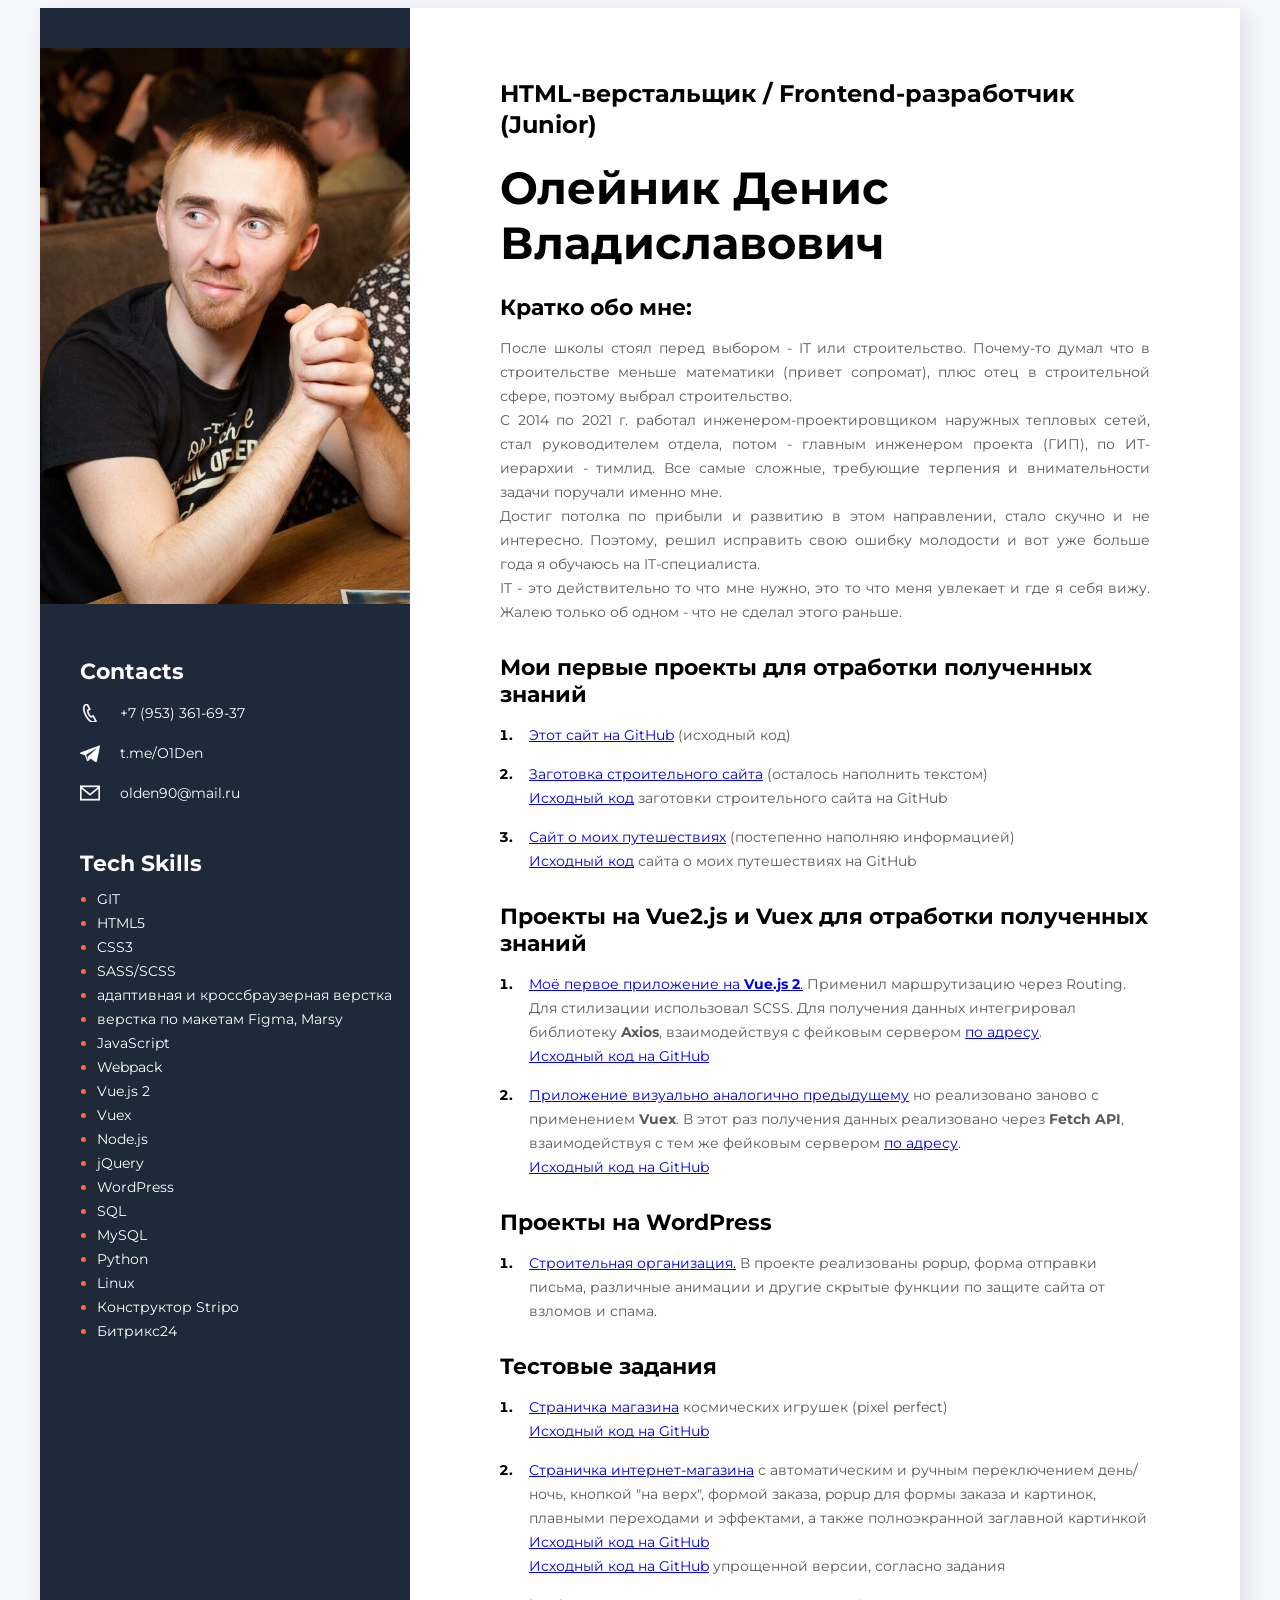
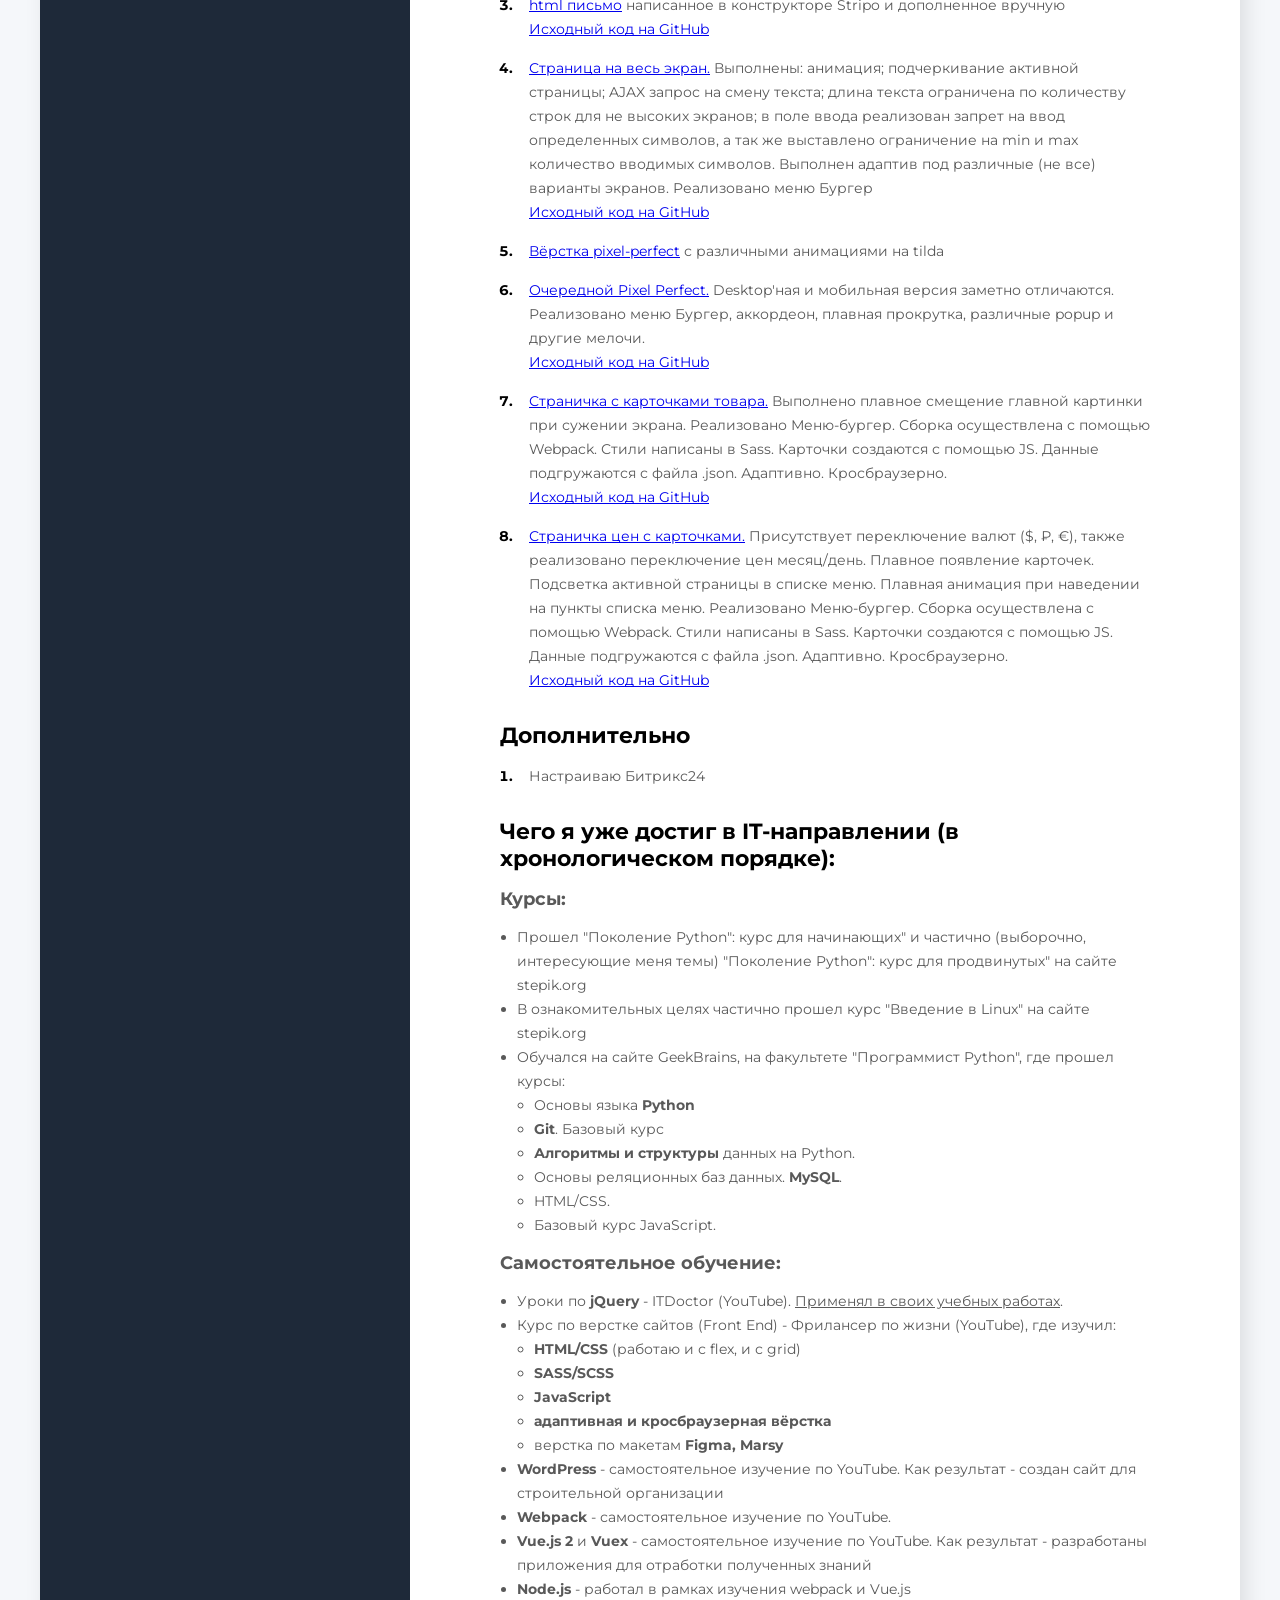
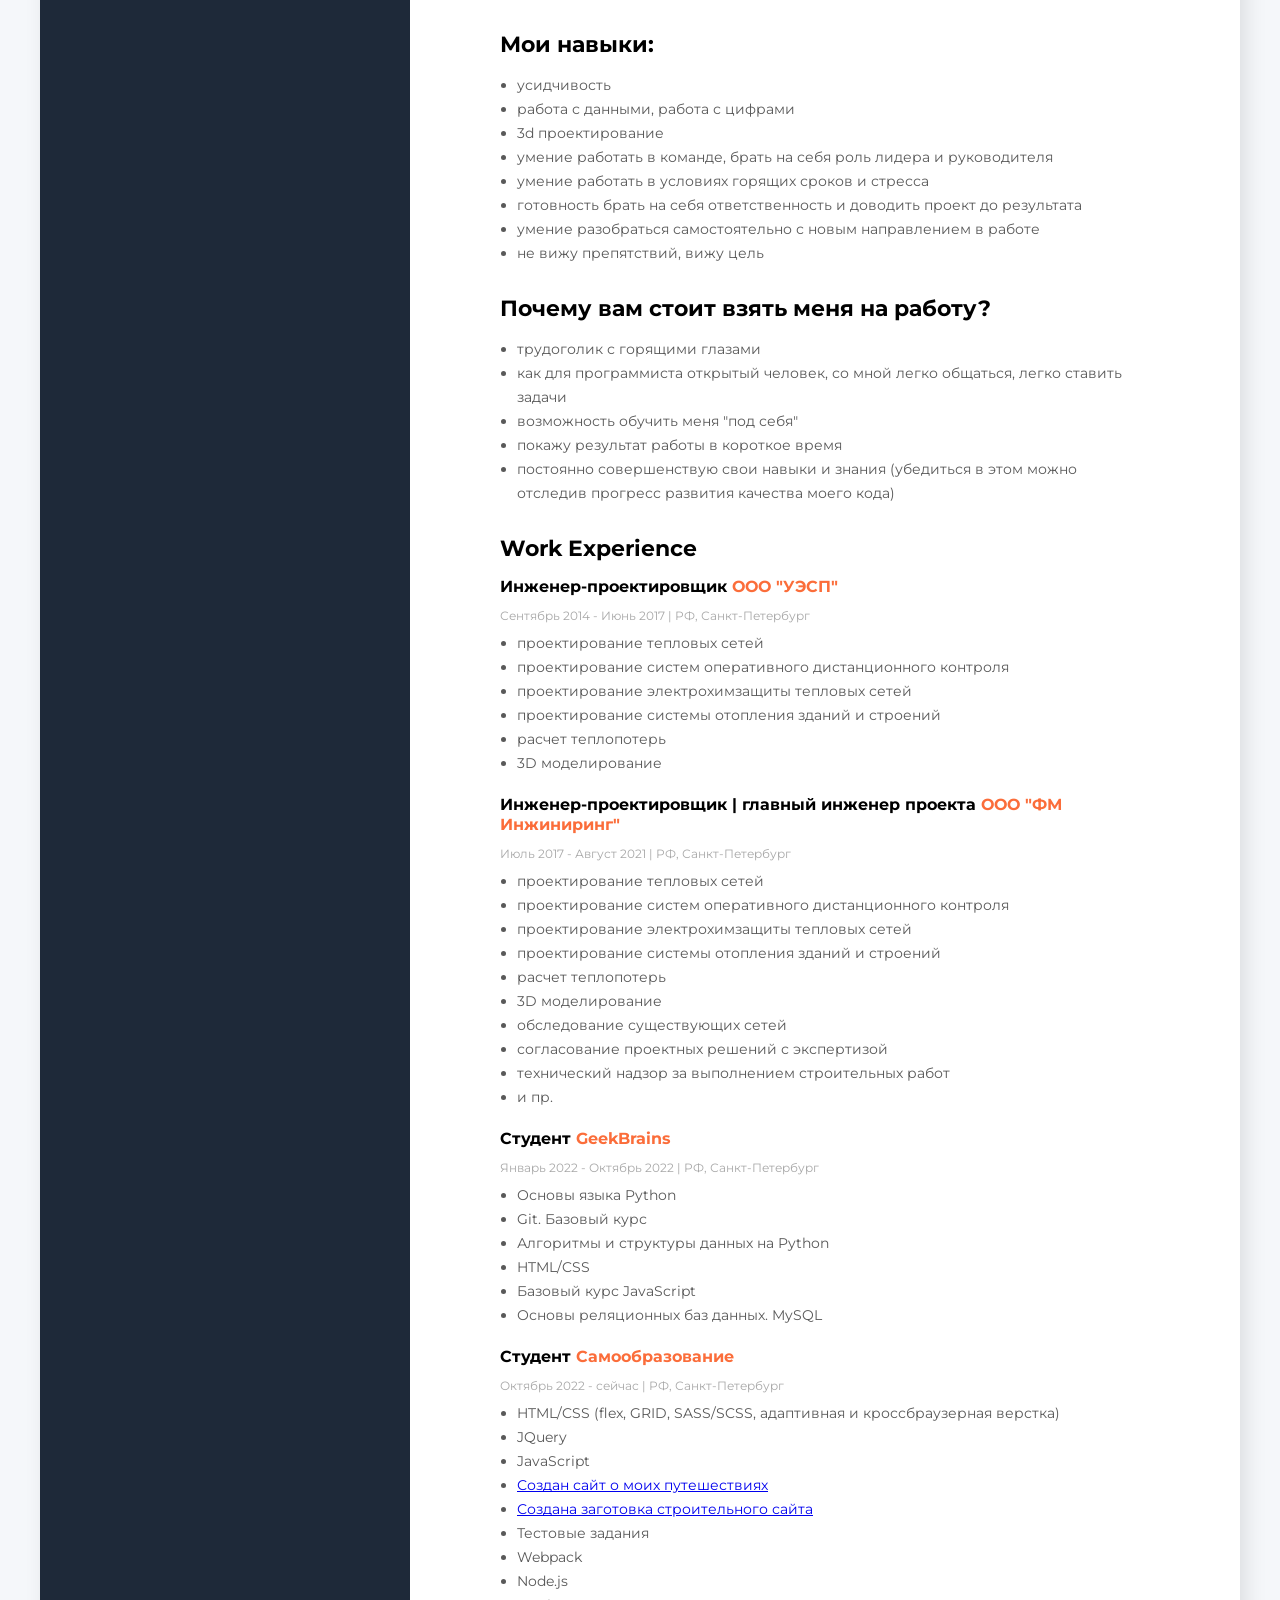
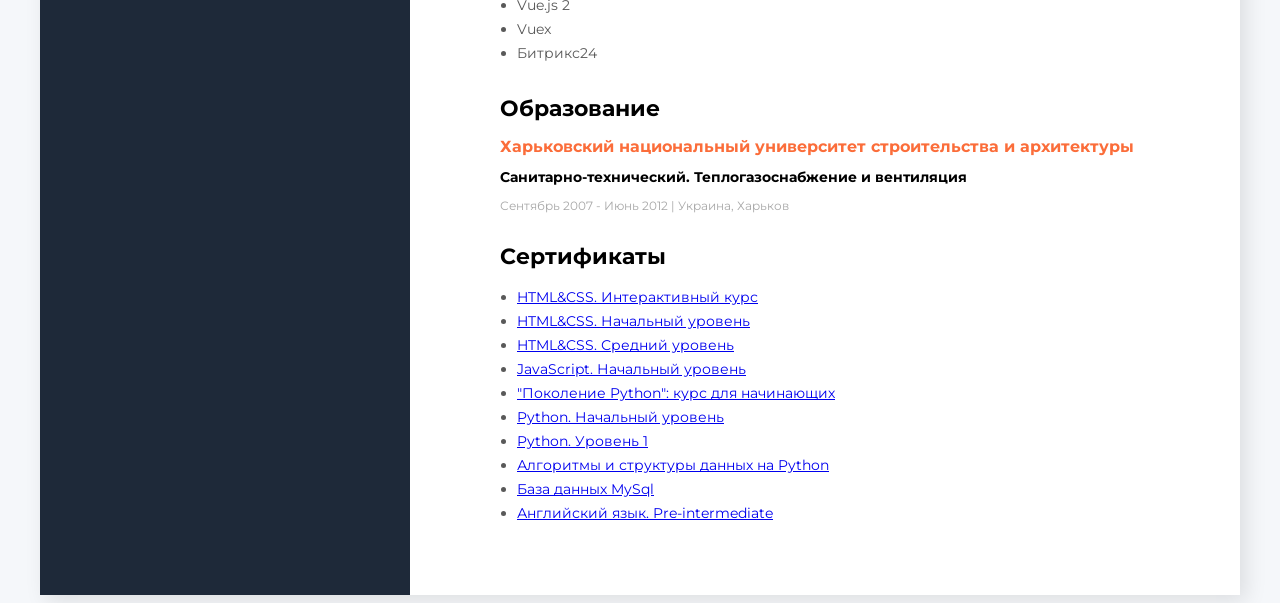
<file: index.html>
<!DOCTYPE html>
<html lang="ru">

<head>
    <meta charset="UTF-8">
    <meta http-equiv="X-UA-Compatible" content="IE=edge">
    <meta name="viewport" content="width=device-width, initial-scale=1.0">
    <link rel="preconnect" href="https://fonts.googleapis.com">
    <link rel="preconnect" href="https://fonts.gstatic.com" crossorigin>
    <link href="https://fonts.googleapis.com/css2?family=Montserrat:wght@400;700&display=swap" rel="stylesheet">
    <link rel="stylesheet" href="styles/styles.css">
    <link rel="shortcut icon" href="img/favicon.ico">
    <title>Resume</title>
</head>

<body>
    <!-- Main -->
    <div class="main">
        <!-- main content (right) -->
        <div class="main-content">
            <!-- about user -->
            <div class="about-user">
                <h4 class="about-user-job">
                    HTML-верстальщик / Frontend-разработчик (Junior)
                </h4>
                <h1 class="about-user-name">
                    Олейник Денис Владиславович
                </h1>
                <h3 class="main-content-title">
                    Кратко обо мне:
                </h3>
                <p class="about-user-text">
                    После школы стоял перед выбором - IT или строительство. Почему-то думал что в строительстве меньше
                    математики (привет сопромат), плюс отец в строительной сфере, поэтому выбрал строительство.</p>
                <p class="about-user-text">
                    C 2014 по 2021 г. работал инженером-проектировщиком наружных тепловых сетей, стал руководителем
                    отдела, потом - главным инженером проекта (ГИП), по ИТ-иерархии - тимлид. Все самые сложные,
                    требующие терпения и внимательности задачи
                    поручали именно мне.</p>
                <p class="about-user-text">Достиг потолка по прибыли и развитию в этом направлении, стало скучно и не
                    интересно. Поэтому, решил исправить свою ошибку молодости и вот уже больше года я обучаюсь на
                    IT-специалиста.</p>
                <p class="about-user-text">IT - это действительно то что мне нужно, это то что меня увлекает и где я
                    себя вижу. Жалею только об одном - что не сделал этого раньше.</p>
            </div>
            <!-- projects -->
            <!-- <div class="projects">
                <h3 class="main-content-title">Учебные проекты</h3>
                <ol class="projects-list">
                    <li><span class="projects-text"><a href="https://olden90.github.io/my_first_website" target="_blank"
                                class="projects-link">Мой первый учебный сайт на HTML5, CSS3</a></span>
                        <br>
                        <span class="projects-text"><a href="https://github.com/OlDen90/my_first_website"
                                target="_blank" class="projects-link">Исходный код на GitHub</a></span>
                    </li>
                    <li><span class="projects-text"><a href="https://github.com/OlDen90/MySQL" target="_blank"
                                class="projects-link">Курсовая по
                                MySQL</a></span>
                    </li>
                    <li><span class="projects-text"><a href="https://olden90.github.io/flexbox_and_scss/"
                                target="_blank" class="projects-link">Отработка flexbox и scss</a></span>
                        <br>
                        <span class="projects-text"><a href="https://github.com/OlDen90/flexbox_and_scss"
                                target="_blank" class="projects-link">Исходный код flexbox и scss на GitHub</a></span>
                    </li>
                    <li><span class="projects-text"><a href="https://olden90.github.io/GRID/" target="_blank"
                                class="projects-link">Отработка GRIDов</a></span>
                        <br>
                        <span class="projects-text"><a href="https://github.com/OlDen90/GRID" target="_blank"
                                class="projects-link">Исходный код отработки GRIDов на GitHub</a></span>
                    </li>
                </ol>
            </div> -->

            <div class="projects">
                <h3 class="main-content-title">Мои первые проекты для отработки полученных знаний</h3>
                <ol class="projects-list">
                    <li><span class="projects-text"><a href="https://github.com/OlDen90/about_myself" target="_blank"
                                class="projects-link">Этот сайт на GitHub</a> (исходный код)
                        </span></li>

                    <li><span class="projects-text"><a href="https://olden90.github.io/construction" target="_blank"
                                class="projects-link">Заготовка строительного сайта</a> (осталось наполнить
                            текстом)</span>
                        <br>
                        <span class="projects-text"><a href="https://github.com/OlDen90/construction" target="_blank"
                                class="projects-link">Исходный код</a> заготовки строительного сайта на GitHub</span>
                    </li>

                    <li><span class="projects-text"><a href="https://olden90.github.io/travelling" target="_blank"
                                class="projects-link">Сайт о моих путешествиях</a> (постепенно наполняю
                            информацией)</span>
                        <br>
                        <span class="projects-text"><a href="https://github.com/OlDen90/travelling" target="_blank"
                                class="projects-link">Исходный код</a> сайта о моих путешествиях на GitHub</span>
                    </li>
                </ol>
            </div>

            <div class="projects">
                <h3 class="main-content-title">Проекты на Vue2.js и Vuex для отработки полученных знаний</h3>
                <ol class="projects-list">
                    <li><span class="projects-text"><a href="https://olden90.github.io/first_vue_SPA/" target="_blank"
                                class="projects-link">Моё первое приложение на <b>Vue.js 2</b>.</a> Применил
                            маршрутизацию через
                            Routing. Для стилизации использовал SCSS. Для получения данных интегрировал библиотеку
                            <b>Axios</b>, взаимодействуя с фейковым сервером <a
                                href="https://jsonplaceholder.typicode.com/">по
                                адресу</a>.</span>
                        <br>
                        <span class="projects-text"><a href="https://github.com/OlDen90/first_vue_SPA" target="_blank"
                                class="projects-link">Исходный код на GitHub</a></span>
                    </li>
                    <li><span class="projects-text"><a href="https://olden90.github.io/first_vuex_SPA/" target="_blank"
                                class="projects-link">Приложение визуально аналогично предыдущему</a> но реализовано
                            заново с применением <b>Vuex</b>. В этот раз получения данных реализовано через <b>Fetch
                                API</b>,
                            взаимодействуя с тем же фейковым сервером <a href="https://jsonplaceholder.typicode.com/">по
                                адресу</a>.</span>
                        <br>
                        <span class="projects-text"><a href="https://github.com/OlDen90/first_vuex_SPA" target="_blank"
                                class="projects-link">Исходный код на GitHub</a></span>
                    </li>
                </ol>
            </div>

            <div class="projects">
                <h3 class="main-content-title">Проекты на WordPress</h3>
                <ol class="projects-list">
                    <li><span class="projects-text"><a href="http://olden-invest/" target="_blank"
                                class="projects-link">Строительная организация.</a> В проекте реализованы popup, форма
                            отправки письма, различные анимации и другие скрытые функции по защите сайта от взломов и
                            спама.</span>
                    </li>
                </ol>
            </div>

            <div class="projects">
                <h3 class="main-content-title">Тестовые задания</h3>
                <ol class="projects-list">
                    <li><span class="projects-text"><a href="https://olden90.github.io/space_shop" target="_blank"
                                class="projects-link">Страничка магазина</a> космических игрушек (pixel perfect)</span>
                        <br>
                        <span class="projects-text"><a href="https://github.com/OlDen90/space_shop_mob_version"
                                target="_blank" class="projects-link">Исходный код на GitHub</a></span>
                    </li>
                    <li><span class="projects-text"><a href="https://olden90.github.io/sports_shop_full/"
                                target="_blank" class="projects-link">Страничка интернет-магазина</a> с автоматическим и
                            ручным
                            переключением день/ночь, кнопкой "на верх", формой заказа, popup для формы заказа и
                            картинок, плавными переходами и эффектами, а также полноэкранной заглавной
                            картинкой</span>
                        <br>
                        <span class="projects-text"><a href="https://github.com/OlDen90/sports_shop_full"
                                target="_blank" class="projects-link">Исходный код на GitHub</a></span>
                        <br>
                        <span class="projects-text"><a href="https://github.com/OlDen90/sports_shop" target="_blank"
                                class="projects-link">Исходный код на GitHub</a> упрощенной версии, согласно
                            задания</span>
                    </li>
                    <li><span class="projects-text"><a href="https://olden90.github.io/sigma" target="_blank"
                                class="projects-link">html письмо</a> написанное в конструкторе Stripo и дополненное
                            вручную</span>
                        <br>
                        <span class="projects-text"><a href="https://github.com/OlDen90/sigma" target="_blank"
                                class="projects-link">Исходный код на GitHub</a></span>
                    </li>
                    <li><span class="projects-text"><a href="https://olden90.github.io/global" target="_blank"
                                class="projects-link">Страница на весь экран.</a> Выполнены: анимация; подчеркивание
                            активной страницы; AJAX запрос на смену текста; длина текста ограничена по количеству
                            строк для не высоких экранов; в поле ввода реализован запрет на ввод определенных
                            символов, а так же выставлено ограничение на min и max количество вводимых символов.
                            Выполнен адаптив под различные (не все) варианты экранов. Реализовано меню
                            Бургер</span>
                        <br>
                        <span class="projects-text"><a href="https://github.com/OlDen90/global" target="_blank"
                                class="projects-link">Исходный код на GitHub</a></span>
                    </li>
                    <li><span class="projects-text"><a href="http://project7916806.tilda.ws/" target="_blank"
                                class="projects-link">Вёрстка pixel-perfect</a> с различными анимациями на tilda</span>
                    </li>
                    <li><span class="projects-text"><a href="https://olden90.github.io/pdd" target="_blank"
                                class="projects-link">Очередной Pixel Perfect.</a> Desktop'ная и мобильная версия
                            заметно
                            отличаются. Реализовано меню Бургер, аккордеон, плавная прокрутка, различные popup и другие
                            мелочи.</span>
                        <br>
                        <span class="projects-text"><a href="https://github.com/OlDen90/pdd" target="_blank"
                                class="projects-link">Исходный код на GitHub</a></span>
                    </li>

                    <li><span class="projects-text"><a href="https://olden90.github.io/sever_svjz/" target="_blank"
                                class="projects-link">Страничка с карточками товара.</a> Выполнено плавное смещение
                            главной картинки при сужении экрана. Реализовано Меню-бургер. Сборка осуществлена
                            с помощью Webpack. Стили написаны в Sass. Карточки создаются с помощью JS. Данные
                            подгружаются с файла .json. Адаптивно. Кросбраузерно.</span>
                        <br>
                        <span class="projects-text"><a href="https://github.com/OlDen90/sever_svjz" target="_blank"
                                class="projects-link">Исходный код на GitHub</a></span>
                    </li>

                    <li><span class="projects-text"><a href="https://olden90.github.io/for_Evgeniy/" target="_blank"
                                class="projects-link">Страничка цен с карточками.</a> Присутствует переключение валют
                            ($, ₽, €), также реализовано переключение цен месяц/день. Плавное появление карточек.
                            Подсветка
                            активной страницы в списке меню. Плавная анимация при наведении на пункты списка меню.
                            Реализовано Меню-бургер. Сборка осуществлена
                            с помощью Webpack. Стили написаны в Sass. Карточки создаются с помощью JS. Данные
                            подгружаются с файла .json. Адаптивно. Кросбраузерно.</span>
                        <br>
                        <span class="projects-text"><a href="https://github.com/OlDen90/for_Evgeniy" target="_blank"
                                class="projects-link">Исходный код на GitHub</a></span>
                    </li>

                </ol>
            </div>

            <div class="projects">
                <h3 class="main-content-title">Дополнительно</h3>
                <ol class="projects-list">
                    <li><span class="projects-text">Настраиваю Битрикс24</span></li>
                </ol>
            </div>

            <!-- experience -->
            <div class="experience">
                <h3 class="main-content-title">Чего я уже достиг в IT-направлении (в хронологическом порядке):</h3>
                <!-- <p class="about-user-text">Чего я уже достиг в IT-направлении:</p> -->
                <p class="about-user-text thick-text">Курсы:</p>
                <ul class="experience-list">
                    <li>Прошел "Поколение Python": курс для начинающих" и частично (выборочно, интересующие меня темы)
                        "Поколение Python": курс для продвинутых" на сайте stepik.org</li>
                    <li>В ознакомительных целях частично прошел курс "Введение в Linux" на сайте stepik.org</li>
                    <li>Обучался на сайте GeekBrains, на факультете "Программист Python",
                        где прошел курсы:</li>
                    <li class="no-bullet">
                        <ul class="experience-list">
                            <li>Основы языка <strong>Python</strong></li>
                            <li><strong>Git</strong>. Базовый курс</li>
                            <li><strong>Алгоритмы и структуры</strong> данных на Python.</li>
                            <li>Основы реляционных баз данных. <strong>MySQL</strong>.</li>
                            <li>HTML/CSS.</li>
                            <li>Базовый курс JavaScript.</li>
                        </ul>
                    </li>
                </ul>
                <p class="about-user-text thick-text">Самостоятельное обучение:</p>
                <ul class="experience-list">
                    <li>Уроки по <strong>jQuery</strong> - ITDoctor (YouTube). <u>Применял в своих учебных работах</u>.
                    </li>
                    <li>Курс по верстке сайтов (Front End) - Фрилансер по жизни (YouTube), где изучил:</li>
                    <li class="no-bullet">
                        <ul class="experience-list">
                            <li><strong>HTML/CSS</strong> (работаю и с flex, и с grid)</li>
                            <li><strong>SASS/SCSS</strong></li>
                            <li><strong>JavaScript</strong></li>
                            <li><strong>адаптивная и кросбраузерная вёрстка</strong></li>
                            <li>верстка по макетам <strong>Figma, Marsy</strong></li>
                        </ul>
                    </li>
                    <li><strong>WordPress</strong> - самостоятельное изучение по YouTube. Как результат - создан сайт
                        для строительной организации</li>
                    <li><strong>Webpack</strong> - самостоятельное изучение по YouTube.</li>
                    <li><strong>Vue.js 2</strong> и <strong>Vuex</strong> - самостоятельное изучение по YouTube. Как
                        результат - разработаны приложения для отработки полученных знаний</li>
                    <li><strong>Node.js</strong> - работал в рамках изучения webpack и Vue.js</li>
                    <!-- <li class="no-bullet">По самому <strong>Vue.js:</strong></li>
                    <li class="no-bullet">
                        <ul class="experience-list">
                            <li>Клиент-серверное общение</li>
                            <li>FetchAPI</li>
                            <li>Axios</li>
                            <li>Async/await/Promise</li>
                            <li>Директивы</li>
                            <li>Вычисляемые свойства</li>
                            <li>Работа с классами и стилями</li>
                            <li>Обработка событий</li>
                            <li>Компоненты</li>
                            <li>Параметры</li>
                            <li>Отслеживание</li>
                            <li>События</li>
                            <li>Двунаправленная связь данных (v-model)</li>
                            <li>Динамические компоненты</li>
                            <li>Слоты</li>
                            <li>Routing</li>
                            <li>Маршруты</li>
                        </ul>
                    </li> -->
                </ul>
                <!-- <p class="about-user-text thick-text">Сейчас изучаю:</p>
                <ul class="experience-list">
                    <li><strong>vuex</strong> - самостоятельное изучение c разработкой приложения</li>
                </ul> -->
                <!-- <p class="about-user-text thick-text">Cледующие шаги которые сделаю:</p>
                <ul class="experience-list">
                    <li><strong>React</strong> - самостоятельное изучение по YouTube</li>
                </ul> -->
            </div>

            <!-- skills -->
            <div class="skills">
                <h3 class="main-content-title">Мои навыки:</h3>
                <ul class="skills-list">
                    <li>усидчивость</li>
                    <li>работа с данными, работа с цифрами</li>
                    <li>3d проектирование</li>
                    <li>умение работать в команде, брать на себя роль лидера и руководителя</li>
                    <li>умение работать в условиях горящих сроков и стресса</li>
                    <li>готовность брать на себя ответственность и доводить проект до результата</li>
                    <li>умение разобраться самостоятельно с новым направлением в работе</li>
                    <li>не вижу препятствий, вижу цель</li>
                </ul>
            </div>

            <!-- why -->
            <div class="why">
                <h3 class="main-content-title">Почему вам стоит взять меня на работу?</h3>
                <ul class="why-list">
                    <li>трудоголик с горящими глазами</li>
                    <li>как для программиста открытый человек, со мной легко общаться, легко ставить задачи</li>
                    <li>возможность обучить меня "под себя"</li>
                    <li>покажу результат работы в короткое время</li>
                    <li>постоянно совершенствую свои навыки и знания (убедиться в этом можно отследив прогресс развития
                        качества моего кода)</li>
                </ul>
            </div>

            <!-- Work Experience -->
            <div class="work-experience">
                <h3 class="main-content-title">
                    Work Experience
                </h3>
                <!-- job 1 -->
                <div>
                    <h4 class="content-title">
                        Инженер-проектировщик <span class="firm">ООО "УЭСП"</span>
                    </h4>
                    <p class="work-experience__time">
                        Сентябрь 2014 - Июнь 2017 | РФ, Санкт-Петербург
                    </p>
                    <ul class="work-experience__list">
                        <li>проектирование тепловых сетей</li>
                        <li>проектирование систем оперативного дистанционного контроля</li>
                        <li>проектирование электрохимзащиты тепловых сетей</li>
                        <li>проектирование системы отопления зданий и строений</li>
                        <li>расчет теплопотерь</li>
                        <li>3D моделирование</li>
                    </ul>
                </div>
                <!-- job 2 -->
                <div>
                    <h4 class="content-title">
                        Инженер-проектировщик | главный инженер проекта <span class="firm">ООО "ФМ Инжиниринг"</span>
                    </h4>
                    <p class="work-experience__time">
                        Июль 2017 - Август 2021 | РФ, Санкт-Петербург
                    </p>
                    <ul class="work-experience__list">
                        <li>проектирование тепловых сетей</li>
                        <li>проектирование систем оперативного дистанционного контроля</li>
                        <li>проектирование электрохимзащиты тепловых сетей</li>
                        <li>проектирование системы отопления зданий и строений</li>
                        <li>расчет теплопотерь</li>
                        <li>3D моделирование</li>
                        <li>обследование существующих сетей</li>
                        <li>согласование проектных решений с экспертизой</li>
                        <li>технический надзор за выполнением строительных работ</li>
                        <li>и пр.</li>
                    </ul>
                </div>
                <!-- job 3 -->
                <div>
                    <h4 class="content-title">
                        Студент <span class="firm">GeekBrains</span>
                    </h4>
                    <p class="work-experience__time">
                        Январь 2022 - Октябрь 2022 | РФ, Санкт-Петербург
                    </p>
                    <ul class="work-experience__list">
                        <li>Основы языка Python</li>
                        <li>Git. Базовый курс</li>
                        <li>Алгоритмы и структуры данных на Python</li>
                        <li>HTML/CSS</li>
                        <li>Базовый курс JavaScript</li>
                        <li>Основы реляционных баз данных. MySQL</li>
                        <!-- <li>Django Framework</li>
                        <li>Клиент-серверные приложения на Python</li>
                        <li>Agile, Scrum. Теория</li>
                        <li>Командная разработка по методологии Agile: SCRUM (практика)</li> -->
                    </ul>
                </div>
                <div>
                    <h4 class="content-title">
                        Студент <span class="firm">Самообразование</span>
                    </h4>
                    <p class="work-experience__time">
                        Октябрь 2022 - сейчас | РФ, Санкт-Петербург
                    </p>
                    <ul class="work-experience__list">
                        <li>HTML/CSS (flex, GRID, SASS/SCSS, адаптивная и кроссбраузерная верстка)</li>
                        <li>JQuery </li>
                        <li>JavaScript</li>
                        <li><a href="https://olden90.github.io/travelling/" target="_blank">Создан сайт о моих
                                путешествиях</a></li>
                        <li><a href="https://olden90.github.io/construction/" target="_blank">Создана заготовка
                                строительного сайта</a></li>
                        <li>Тестовые задания</li>
                        <li>Webpack</li>
                        <li>Node.js</li>
                        <li>Vue.js 2</li>
                        <li>Vuex</li>
                        <li>Битрикс24</li>
                    </ul>
                </div>
            </div>
            <!-- Education -->
            <div class="education">
                <h3 class="main-content-title">Образование</h3>
                <h4 class="university">Харьковский национальный университет строительства и архитектуры
                </h4>
                <h5 class="specialization">Санитарно-технический. Теплогазоснабжение и вентиляция</h5>
                <p class="education-experience__time"> Сентябрь 2007 - Июнь 2012 | Украина, Харьков </p>
            </div>
            <!-- certificates -->
            <div class="certificates">
                <h3 class="main-content-title">Сертификаты</h3>
                <ul class="certificates-list">
                    <li> <a href="https://gb.ru/go/6FOLse" target="_blank" class="projects-link">HTML&CSS. Интерактивный
                            курс</a>
                    </li>
                    <li> <a href="https://gb.ru/go/60pbIe" target="_blank" class="projects-link">HTML&CSS. Начальный
                            уровень</a>
                    </li>
                    <li> <a href="https://gb.ru/go/nfC0xf" target="_blank" class="projects-link">HTML&CSS. Средний
                            уровень</a>
                    </li>
                    <li> <a href="https://gb.ru/go/WBGFjd" target="_blank" class="projects-link">JavaScript. Начальный
                            уровень</a>
                    </li>
                    <li> <a href="https://stepik.org/cert/1496838" target="_blank" class="projects-link">"Поколение
                            Python": курс для начинающих</a>
                    </li>
                    <li> <a href="https://gb.ru/go/9pBfgm" target="_blank" class="projects-link">Python. Начальный
                            уровень</a>
                    </li>
                    <li> <a href="https://gb.ru/go/E~BtH3" target="_blank" class="projects-link">Python. Уровень 1</a>
                    </li>
                    <li> <a href="https://gb.ru/go/iDuoXA" target="_blank" class="projects-link">Алгоритмы и структуры
                            данных на Python</a>
                    </li>
                    <li> <a href="https://gb.ru/go/CUWMIx" target="_blank" class="projects-link">База данных MySql</a>
                    </li>
                    <li> <a href="https://gb.ru/go/oDWElA" target="_blank" class="projects-link">Английский язык.
                            Pre-intermediate</a>
                    </li>
                </ul>
            </div>
        </div>

        <!-- Sidebar (left) -->
        <!-- aside === div -->
        <aside class="sidebar">
            <img src="img/photo.jpg" alt="user photo" class="photo">
            <div class="shortly">
                <!-- Contacts -->
                <div class="contacts">
                    <h3 class="sidebar-title">Contacts</h3>
                    <div>
                        <p>
                            <a href="tel:+79533616937" class="call">+7 (953) 361-69-37</a>
                        </p>
                        <p>
                            <a href="http://t.me/O1Den" class="telegram" target="_blank">t.me/O1Den</a>
                        </p>
                        <p>
                            <a href="mailto:olden90@mail.ru" class="mail">olden90@mail.ru</a>
                        </p>
                    </div>
                </div>
                <!-- Tech Skills -->
                <div class="tech-skills">
                    <h3 class="sidebar-title">Tech Skills</h3>
                    <ul class="tech-skills-list">
                        <li><span class="tech-skills-text">GIT</span></li>
                        <li><span class="tech-skills-text">HTML5</span></li>
                        <li><span class="tech-skills-text">CSS3</span></li>
                        <li><span class="tech-skills-text">SASS/SCSS</span></li>
                        <li><span class="tech-skills-text">адаптивная и кроссбраузерная верстка</span></li>
                        <li><span class="tech-skills-text">верстка по макетам Figma, Marsy</span></li>
                        <li><span class="tech-skills-text">JavaScript</span></li>
                        <li><span class="tech-skills-text">Webpack</span></li>
                        <li><span class="tech-skills-text">Vue.js 2</span></li>
                        <li><span class="tech-skills-text">Vuex</span></li>
                        <li><span class="tech-skills-text">Node.js</span></li>
                        <li><span class="tech-skills-text">jQuery</span></li>
                        <li><span class="tech-skills-text">WordPress</span></li>
                        <li><span class="tech-skills-text">SQL</span></li>
                        <li><span class="tech-skills-text">MySQL</span></li>
                        <li><span class="tech-skills-text">Python</span></li>
                        <li><span class="tech-skills-text">Linux</span></li>
                        <li><span class="tech-skills-text">Конструктор Stripo</span></li>
                        <li><span class="tech-skills-text">Битрикс24</span></li>
                    </ul>
                </div>
                <!-- Soft Skills -->
                <!-- <div class="soft-skills">
                    <h3 class="sidebar-title">Soft Skills</h3>
                    <ul class="soft-skills-list">
                        <li><span class="soft-skills-text">Scrum</span></li>
                        <li><span class="soft-skills-text">Agile</span></li>
                        <li><span class="soft-skills-text">GTD</span></li>
                        <li><span class="soft-skills-text">Teamwork</span></li>
                    </ul>
                </div> -->
            </div>
        </aside>
    </div>

</body>

</html>
</file>
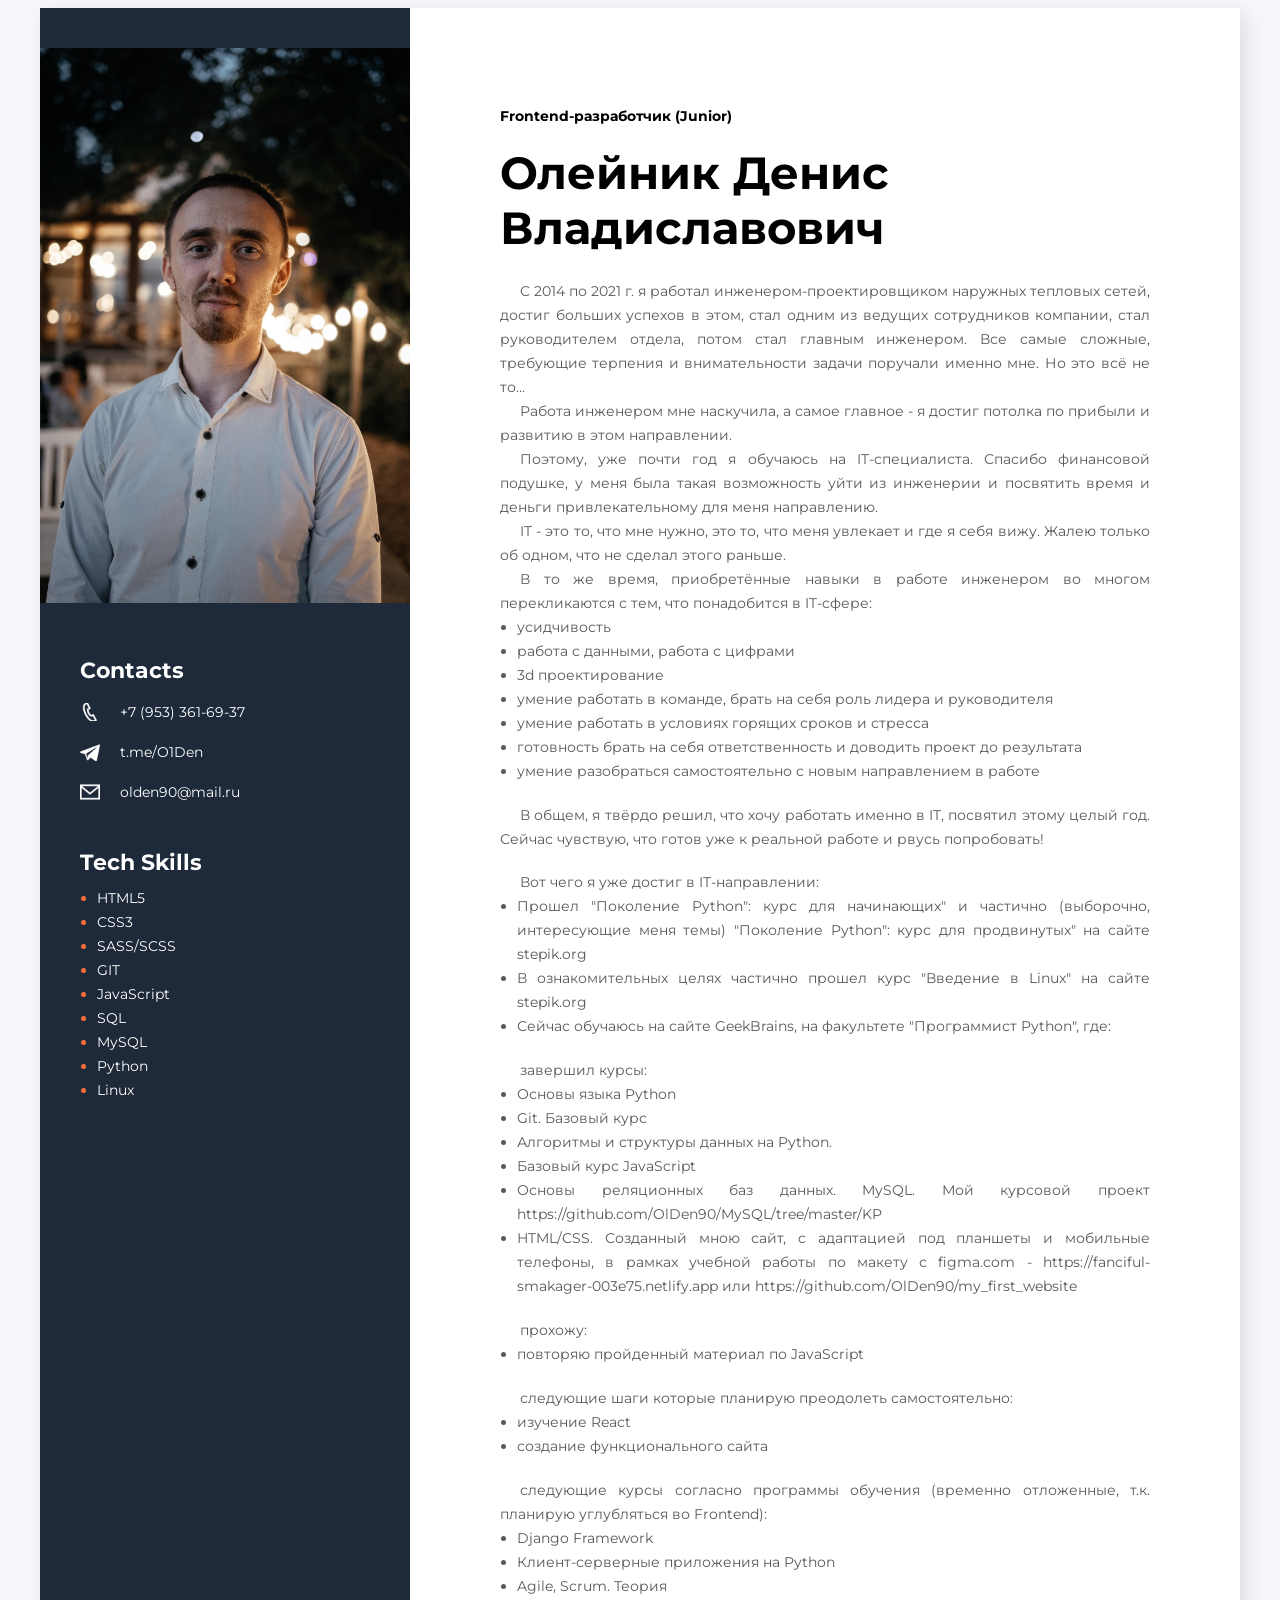
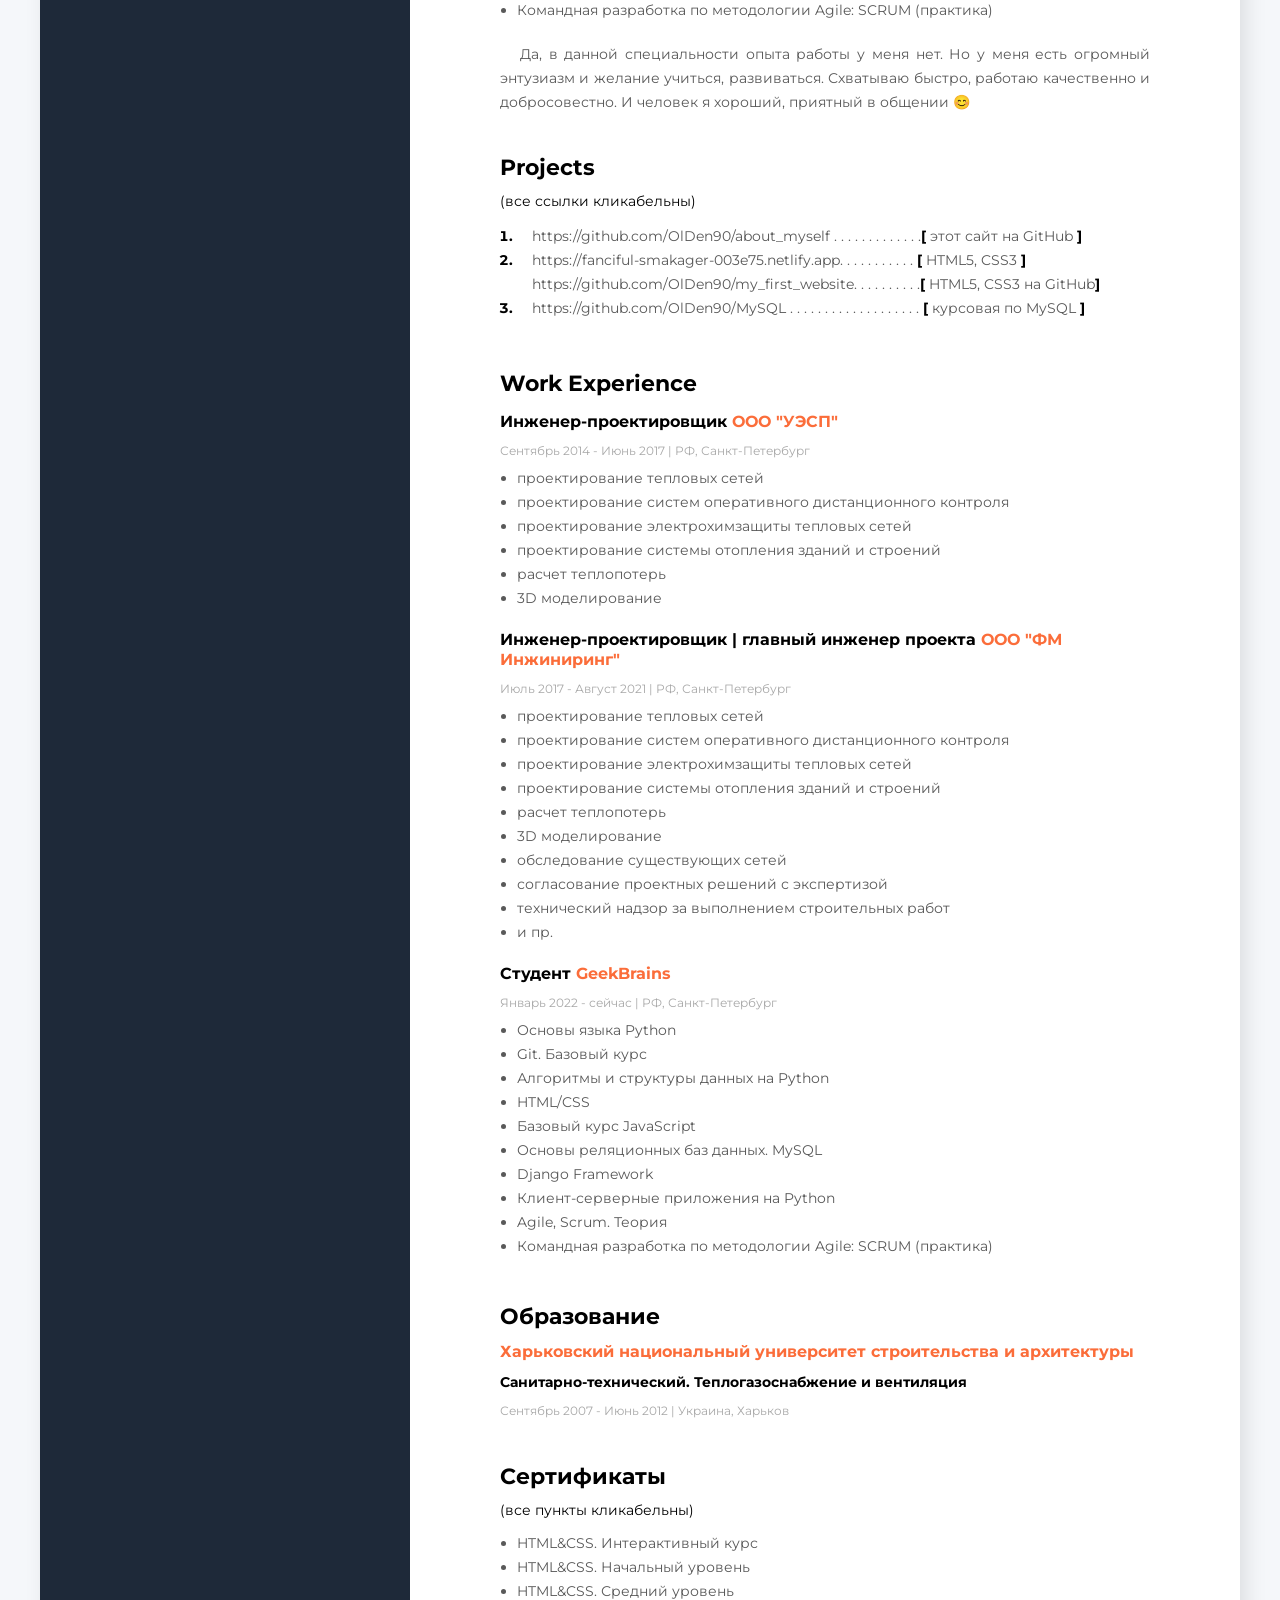
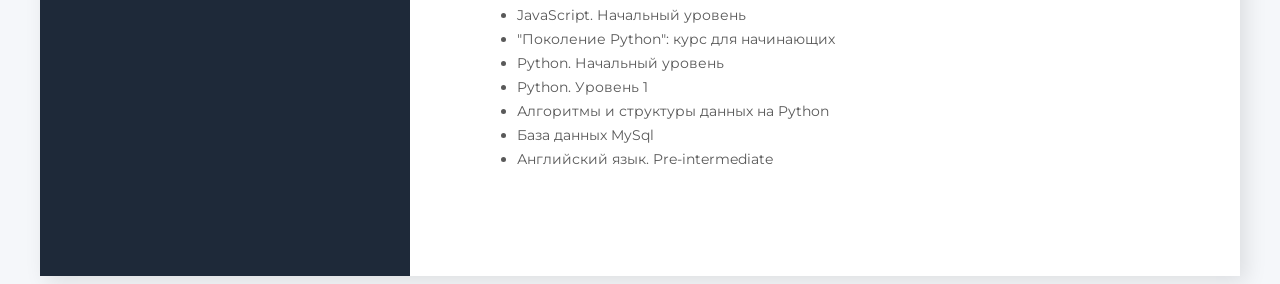
<file: about_myself/index.html>
<!DOCTYPE html>
<html lang="ru">

<head>
    <meta charset="UTF-8">
    <meta http-equiv="X-UA-Compatible" content="IE=edge">
    <meta name="viewport" content="width=device-width, initial-scale=1.0">
    <link rel="preconnect" href="https://fonts.googleapis.com">
    <link rel="preconnect" href="https://fonts.gstatic.com" crossorigin>
    <link href="https://fonts.googleapis.com/css2?family=Montserrat:wght@400;700&display=swap" rel="stylesheet">
    <link rel="stylesheet" href="styles/styles.css">
    <title>Resume</title>
</head>

<body>
    <!-- Main -->
    <div class="main">
        <!-- main content (right) -->
        <div class="main-content">
            <!-- about user -->
            <div class="about-user">
                <h4 class="about-user-job">
                    Frontend-разработчик (Junior)
                </h4>
                <h1 class="about-user-name">
                    Олейник Денис Владиславович
                </h1>
                <p class="about-user-text">
                    C 2014 по 2021 г. я работал инженером-проектировщиком наружных тепловых сетей, достиг больших
                    успехов в этом, стал одним из ведущих сотрудников компании, стал руководителем отдела, потом стал
                    главным инженером. Все самые сложные, требующие терпения и внимательности задачи поручали именно
                    мне. Но это всё не то…
                </p>
                <p class="about-user-text">Работа инженером мне наскучила, а самое главное - я достиг потолка по прибыли
                    и развитию в этом направлении.</p>
                <p class="about-user-text">Поэтому, уже почти год я обучаюсь на IT-специалиста. Спасибо финансовой
                    подушке, у меня была такая возможность уйти из инженерии и посвятить время и деньги привлекательному
                    для меня направлению.</p>
                <p class="about-user-text">IT - это то, что мне нужно, это то, что меня увлекает и где я себя вижу.
                    Жалею только об одном, что не сделал этого раньше.</p>
                <p class="about-user-text">В то же время, приобретённые навыки в работе инженером во многом
                    перекликаются с тем, что понадобится в IT-сфере:</p>
                <ul class="experience-list">
                    <li>усидчивость</li>
                    <li>работа с данными, работа с цифрами</li>
                    <li>3d проектирование</li>
                    <li>умение работать в команде, брать на себя роль лидера и руководителя</li>
                    <li>умение работать в условиях горящих сроков и стресса</li>
                    <li>готовность брать на себя ответственность и доводить проект до результата</li>
                    <li>умение разобраться самостоятельно с новым направлением в работе</li>
                </ul>
                <p class="about-user-text">В общем, я твёрдо решил, что хочу работать именно в IT, посвятил этому целый
                    год. Сейчас чувствую, что готов уже к реальной работе и рвусь попробовать!</p>
                <br>
                <p class="about-user-text">Вот чего я уже достиг в IT-направлении:</p>
                <ul class="experience-list">
                    <li>Прошел "Поколение Python": курс для начинающих" и частично (выборочно, интересующие меня темы)
                        "Поколение Python": курс для продвинутых" на сайте stepik.org</li>
                    <li>В ознакомительных целях частично прошел курс "Введение в Linux" на сайте stepik.org</li>
                    <li>Сейчас обучаюсь на сайте GeekBrains, на факультете "Программист Python", где:</li>
                </ul>
                <p class="about-user-text">завершил курсы:</p>
                <ul class="experience-list">
                    <li>Основы языка Python</li>
                    <li>Git. Базовый курс</li>
                    <li>Алгоритмы и структуры данных на Python.</li>
                    <li>Базовый курс JavaScript</li>
                    <li>Основы реляционных баз данных. MySQL. Мой курсовой проект <a
                            href="https://github.com/OlDen90/MySQL/tree/master/KP" target="_blank"
                            class="projects-link">https://github.com/OlDen90/MySQL/tree/master/KP</a> </li>
                    <li>HTML/CSS. Созданный мною сайт, c адаптацией под планшеты и мобильные телефоны, в рамках учебной
                        работы по макету с figma.com - <a href="https://fanciful-smakager-003e75.netlify.app"
                            target="_blank" class="projects-link">https://fanciful-smakager-003e75.netlify.app</a>
                        или <a href="https://github.com/OlDen90/my_first_website" target="_blank"
                            class="projects-link">https://github.com/OlDen90/my_first_website</a>
                    </li>
                </ul>
                <p class="about-user-text">прохожу:</p>
                <ul class="experience-list">
                    <li>повторяю пройденный материал по JavaScript</li>
                </ul>
                <p class="about-user-text">следующие шаги которые планирую преодолеть самостоятельно:</p>
                <ul class="experience-list">
                    <li>изучение React</li>
                    <li>создание функционального сайта</li>
                </ul>
                <p class="about-user-text">следующие курсы согласно программы обучения (временно отложенные, т.к.
                    планирую углубляться во Frontend):</p>
                <ul class="experience-list">
                    <li>Django Framework</li>
                    <li>Клиент-серверные приложения на Python</li>
                    <li>Agile, Scrum. Теория</li>
                    <li>Командная разработка по методологии Agile: SCRUM (практика)</li>
                </ul>
                <p class="about-user-text">Да, в данной специальности опыта работы у меня нет. Но у меня есть огромный
                    энтузиазм и желание учиться, развиваться. Схватываю быстро, работаю качественно и добросовестно. И
                    человек я хороший, приятный в общении 😊</p>
            </div>
            <!-- projects -->
            <div class="projects">
                <h3 class="main-content-title">Projects</h3>
                <p class="projects-info">(все ссылки кликабельны)</p>
                <ol class="projects-list">
                    <li><span class="projects-text"><a href="https://github.com/OlDen90/about_myself" target="_blank"
                                class="projects-link">https://github.com/OlDen90/about_myself</a>
                            . . . . . . . . . . . . .<span class="project-bracket">[</span> этот сайт на GitHub <span
                                class="project-bracket">]</span></span></li>
                    <li><span class="projects-text"><a href="https://fanciful-smakager-003e75.netlify.app"
                                target="_blank" class="projects-link">https://fanciful-smakager-003e75.netlify.app</a>.
                            . . . . . . .
                            . . . <span class="project-bracket">[</span> HTML5, CSS3 <span
                                class="project-bracket">]</span></span>
                        <br>
                        <span class="projects-text"><a href="https://github.com/OlDen90/my_first_website"
                                target="_blank" class="projects-link">https://github.com/OlDen90/my_first_website</a>.
                            . . . . . . .
                            . .<span class="project-bracket">[</span> HTML5, CSS3 на GitHub<span
                                class="project-bracket">]</span></span>
                    </li>
                    <li><span class="projects-text"><a href="https://github.com/OlDen90/MySQL" target="_blank"
                                class="projects-link">https://github.com/OlDen90/MySQL</a>
                            . . . . . . . . . . . . . . . . . . . <span class="project-bracket">[</span> курсовая по
                            MySQL
                            <span class="project-bracket">]</span></span> </li>
                </ol>
            </div>
            <!-- Work Experience -->
            <div class="work-experience">
                <h3 class="main-content-title">
                    Work Experience
                </h3>
                <!-- job 1 -->
                <div>
                    <h4 class="content-title">
                        Инженер-проектировщик <span class="firm">ООО "УЭСП"</span>
                    </h4>
                    <p class="experience">
                        Сентябрь 2014 - Июнь 2017 | РФ, Санкт-Петербург
                    </p>
                    <ul class="experience-list">
                        <li>проектирование тепловых сетей</li>
                        <li>проектирование систем оперативного дистанционного контроля</li>
                        <li>проектирование электрохимзащиты тепловых сетей</li>
                        <li>проектирование системы отопления зданий и строений</li>
                        <li>расчет теплопотерь</li>
                        <li>3D моделирование</li>
                    </ul>
                </div>
                <!-- job 2 -->
                <div>
                    <h4 class="content-title">
                        Инженер-проектировщик | главный инженер проекта <span class="firm">ООО "ФМ Инжиниринг"</span>
                    </h4>
                    <p class="experience">
                        Июль 2017 - Август 2021 | РФ, Санкт-Петербург
                    </p>
                    <ul class="experience-list">
                        <li>проектирование тепловых сетей</li>
                        <li>проектирование систем оперативного дистанционного контроля</li>
                        <li>проектирование электрохимзащиты тепловых сетей</li>
                        <li>проектирование системы отопления зданий и строений</li>
                        <li>расчет теплопотерь</li>
                        <li>3D моделирование</li>
                        <li>обследование существующих сетей</li>
                        <li>согласование проектных решений с экспертизой</li>
                        <li>технический надзор за выполнением строительных работ</li>
                        <li>и пр.</li>
                    </ul>
                </div>
                <!-- job 3 -->
                <div>
                    <h4 class="content-title">
                        Студент <span class="firm">GeekBrains</span>
                    </h4>
                    <p class="experience">
                        Январь 2022 - сейчас | РФ, Санкт-Петербург
                    </p>
                    <ul class="experience-list">
                        <li>Основы языка Python</li>
                        <li>Git. Базовый курс</li>
                        <li>Алгоритмы и структуры данных на Python</li>
                        <li>HTML/CSS</li>
                        <li>Базовый курс JavaScript</li>
                        <li>Основы реляционных баз данных. MySQL</li>
                        <li>Django Framework</li>
                        <li>Клиент-серверные приложения на Python</li>
                        <li>Agile, Scrum. Теория</li>
                        <li>Командная разработка по методологии Agile: SCRUM (практика)</li>
                    </ul>
                </div>
            </div>
            <!-- Education -->
            <div class="education">
                <h3 class="main-content-title">Образование</h3>
                <h4 class="university">Харьковский национальный университет строительства и архитектуры
                </h4>
                <h5 class="specialization">Санитарно-технический. Теплогазоснабжение и вентиляция</h5>
                <p class="experience"> Сентябрь 2007 - Июнь 2012 | Украина, Харьков </p>
            </div>
            <!-- certificates -->
            <div class="certificates">
                <h3 class="main-content-title">Сертификаты</h3>
                <p class="certificates-info">(все пункты кликабельны)</p>
                <ul class="certificates-list">
                    <li> <a href="https://gb.ru/go/6FOLse" target="_blank" class="projects-link">HTML&CSS. Интерактивный
                            курс</a>
                    </li>
                    <li> <a href="https://gb.ru/go/60pbIe" target="_blank" class="projects-link">HTML&CSS. Начальный
                            уровень</a>
                    </li>
                    <li> <a href="https://gb.ru/go/nfC0xf" target="_blank" class="projects-link">HTML&CSS. Средний
                            уровень</a>
                    </li>
                    <li> <a href="https://gb.ru/go/WBGFjd" target="_blank" class="projects-link">JavaScript. Начальный
                            уровень</a>
                    </li>
                    <li> <a href="https://stepik.org/cert/1496838" target="_blank" class="projects-link">"Поколение
                            Python": курс для начинающих</a>
                    </li>
                    <li> <a href="https://gb.ru/go/9pBfgm" target="_blank" class="projects-link">Python. Начальный
                            уровень</a>
                    </li>
                    <li> <a href="https://gb.ru/go/E~BtH3" target="_blank" class="projects-link">Python. Уровень 1</a>
                    </li>
                    <li> <a href="https://gb.ru/go/iDuoXA" target="_blank" class="projects-link">Алгоритмы и структуры
                            данных на Python</a>
                    </li>
                    <li> <a href="https://gb.ru/go/CUWMIx" target="_blank" class="projects-link">База данных MySql</a>
                    </li>
                    <li> <a href="https://gb.ru/go/oDWElA" target="_blank" class="projects-link">Английский язык.
                            Pre-intermediate</a>
                    </li>
                </ul>
            </div>
        </div>

        <!-- Sidebar (left) -->
        <!-- aside === div -->
        <aside class="sidebar">
            <img src="img/photo.jpg" alt="user photo" class="photo">
            <div class="skills">
                <!-- Contacts -->
                <div class="contacts">
                    <h3 class="sidebar-title">Contacts</h3>
                    <div>
                        <p>
                            <a href="tel:+79533616937" class="call">+7 (953) 361-69-37</a>
                        </p>
                        <p>
                            <a href="tg:+79533616937" class="telegram">t.me/O1Den</a>
                        </p>
                        <p>
                            <a href="mailto:olden90@mail.ru" class="mail">olden90@mail.ru</a>
                        </p>
                    </div>
                </div>
                <!-- Tech Skills -->
                <div class="tech-skills">
                    <h3 class="sidebar-title">Tech Skills</h3>
                    <ul class="tech-skills-list">
                        <li><span class="tech-skills-text">HTML5</span></li>
                        <li><span class="tech-skills-text">CSS3</span></li>
                        <li><span class="tech-skills-text">SASS/SCSS</span></li>
                        <li><span class="tech-skills-text">GIT</span></li>
                        <li><span class="tech-skills-text">JavaScript</span></li>
                        <li><span class="tech-skills-text">SQL</span></li>
                        <li><span class="tech-skills-text">MySQL</span></li>
                        <li><span class="tech-skills-text">Python</span></li>
                        <li><span class="tech-skills-text">Linux</span></li>
                    </ul>
                </div>
                <!-- Soft Skills -->
                <!-- <div class="soft-skills">
                    <h3 class="sidebar-title">Soft Skills</h3>
                    <ul class="soft-skills-list">
                        <li><span class="soft-skills-text">Scrum</span></li>
                        <li><span class="soft-skills-text">Agile</span></li>
                        <li><span class="soft-skills-text">GTD</span></li>
                        <li><span class="soft-skills-text">Teamwork</span></li>
                    </ul>
                </div> -->
            </div>
        </aside>
    </div>

</body>

</html>
</file>
<file: styles/styles.css>
body {
    font-family: 'Montserrat', sans-serif;
    background: #F5F7FA;
}

/* Main style */
.main {
    display: flex;
    flex-direction: row-reverse;
    max-width: 1200px;
    margin: 0 auto;
    box-shadow: 6px 6px 20px rgba(0, 0, 0, 0.1);
}

/* Main content style */
.main-content {
    background: #FFFFFF;
    width: 830px;
}

.about-user {
    width: 650px;
    margin: 70px 90px 30px;
}

.about-user-job {
    font-weight: 700;
    font-size: 24px;
    line-height: 17px;
    margin: 0;
    line-height: 1.3;
}

.about-user-name {
    font-weight: 700;
    font-size: 45px;
    margin: 20px 0 24px 0;
}

.about-user-text {
    font-size: 14px;
    line-height: 24px;
    color: #595959;
    margin: 0;
    text-align: justify;
    /* text-indent: 20px; */
}

.projects {
    width: 650px;
    margin: 0px 90px 30px;
}

.main-content-title {
    font-weight: 700;
    font-size: 22px;
    line-height: 27px;
    margin: 0px 0px 15px 0px;
}

.projects-list {
    font-weight: 700;
    font-size: 14px;
    line-height: 24px;
    padding-left: 17px;
}

.projects-list li {
    padding-left: 12px;
    margin: 0px 0px 15px 0px;
}

.projects-text {
    font-weight: 400;
    font-size: 14px;
    line-height: 24px;
    color: #595959;
}

.projects-link {
    word-wrap: break-word;
}

.project-bracket {
    font-weight: 700;
    font-size: 14px;
    line-height: 24px;
    color: #000000;
}

/* skills, why*/

.skills,
.why,
.experience {
    max-width: 650px;
    margin: 0px 90px 30px 90px;
}

.skills-list,
.why-list,
.experience-list {
    font-size: 14px;
    line-height: 24px;
    color: #595959;
    padding: 0px 0px 0px 17px;
}

.no-bullet {
    list-style-type: none;
}

.thick-text {
    font-size: 18px;
    font-weight: 700;
    padding: 0;
    margin: 0;
}

/* Work Experience */
.work-experience {
    width: 650px;
    margin: 0px 90px 30px;
}

.content-title {
    font-weight: 700;
    font-size: 16px;
    line-height: 20px;
    margin: 15px 0 0 0;
}

.firm {
    color: #FB6D3A;
}

.work-experience__time,
.education-experience__time {
    font-weight: 400;
    font-size: 12px;
    line-height: 15px;
    color: #A8A8A8;
    margin: 11px 0 8px;
}

.work-experience__list {
    font-size: 14px;
    line-height: 24px;
    color: #595959;
    padding: 0px 0px 0px 17px;
    margin: 0 0 20px;
    /* text-align: justify; */
}

/* education */
.education {
    width: 650px;
    margin: 0px 90px 30px 90px;
}

.university {
    font-weight: 700;
    font-size: 16px;
    line-height: 20px;
    color: #FB6D3A;
    margin-top: 12px;
    margin-bottom: 12px;
}

.specialization {
    font-weight: 700;
    font-size: 14px;
    line-height: 17px;
    margin-top: 12px;
    margin-bottom: 12px;
}

/* certificates */

.certificates {
    width: 650px;
    margin: 0px 90px 70px 90px;
}

.certificates-list {
    font-weight: 400;
    font-size: 14px;
    line-height: 24px;
    color: #595959;
    padding: 0px 0px 0px 17px;
    margin: 0 0 20px;
    text-align: justify;
}

/* Sidebar style */
.sidebar {
    background: #1E2939;
    width: 370px;
    color: #FFFFFF;
    padding-top: 40px;
}

.photo {
    width: 370px;
}

/* Contacts */
.contacts {
    margin-top: 50px;
    margin-left: 40px;
}

.sidebar-title {
    font-weight: 700;
    font-size: 22px;
    line-height: 27px;
    color: #FFFFFF;
    margin: 0;
}

.call,
.mail,
.telegram {
    padding-left: 40px;
    background-image: url("../img/symbols/iconmonstr-phone-2-240.png");
    background-position: left center;
    background-size: 20px 20px;
    background-repeat: no-repeat;

    color: #FFFFFF;
    font-weight: 400;
    font-size: 14px;
    line-height: 24px;
    text-decoration: none;
}

.mail {
    background-image: url("../img/symbols/iconmonstr-email-4-240.png");
}

.telegram {
    background-image: url("../img/symbols/iconmonstr-telegram-1-240.png");
}


/* Tech Skills */
/* Soft Skills */
.tech-skills,
.soft-skills {
    margin-top: 45px;
    margin-left: 40px;
}

.tech-skills-list,
.soft-skills-list {
    color: #FB6D3A;
    padding: 0;
    margin-top: 10px;
    margin-left: 17px;
    font-weight: 400;
    font-size: 14px;
    line-height: 24px;
}

.tech-skills-text,
.soft-skills-text {
    color: #FFFFFF;
}

@media (max-width: 1200px) {

    /* Main style */
    .main {
        display: flex;
        flex-direction: column-reverse;
        margin: 0;
    }

    /* Main content style */
    .main-content {
        width: auto;
        margin: 0 auto;
    }

    .about-user {
        margin-top: 60px;
    }

    .about-user,
    .projects,
    .skills,
    .why,
    .experience,
    .work-experience,
    .education,
    .certificates {
        width: auto;
    }

    .about-user-name {
        font-size: 32px;
    }

    /* Sidebar style */
    .sidebar {
        width: auto;
        margin: 0;
        display: flex;
        flex-direction: row;
        padding: 40px;
    }

    .photo {
        height: 100%;
        padding-top: 0;
    }

    .shortly {
        width: auto;
    }

    .contacts {
        margin-top: 10px;
    }

    .tech-skills,
    .soft-skills {
        margin-top: 35px;
    }
}

@media (max-width: 667px) {

    /* Main style */
    .main {
        display: flex;
        flex-direction: column-reverse;
        margin: 0;
    }

    /* Main content style */
    .main-content {
        width: auto;
        margin: 0;
    }

    .about-user,
    .projects,
    .skills,
    .why,
    .experience,
    .work-experience,
    .education,
    .certificates {
        width: auto;
        margin-left: 30px;
        margin-right: 30px;
    }

    .about-user-name {
        font-size: 26px;
    }

    .about-user-job {
        font-size: 14px;
    }

    /* Sidebar style */
    .sidebar {
        width: auto;
        margin: 0;
        display: flex;
        flex-direction: column;
        padding-bottom: 30px;
    }

    .photo {
        width: auto;
    }

    .shortly {
        width: auto;
    }

    .contacts {
        padding-top: 20px;
        margin-left: 20px;
    }

    .tech-skills,
    .soft-skills {
        margin-top: 35px;
        margin-left: 20px;
    }
}
</file>
<file: about_myself/styles/styles.css>
body {
    font-family: 'Montserrat', sans-serif;
    background: #F5F7FA;
}

/* Main style */
.main {
    display: flex;
    flex-direction: row-reverse;
    max-width: 1200px;
    margin: 0 auto;
    box-shadow: 6px 6px 20px rgba(0, 0, 0, 0.1);
}

/* Main content style */
.main-content {
    background: #FFFFFF;
    width: 830px;
}

.about-user {
    width: 650px;
    margin: 100px 90px 40px;
}

.about-user-job {
    font-weight: 700;
    font-size: 14px;
    line-height: 17px;
    margin: 0;
}

.about-user-name {
    font-weight: 700;
    font-size: 45px;
    line-height: 55px;
    margin: 20px 0 24px 0;
}

.about-user-text {
    font-weight: 400;
    font-size: 14px;
    line-height: 24px;
    color: #595959;
    margin: 0;
    text-align: justify;
    text-indent: 20px;
}

.projects {
    width: 650px;
    margin: 40px 90px 50px;
}

.main-content-title {
    font-weight: 700;
    font-size: 22px;
    line-height: 27px;
    margin: 0;
}

.projects-info {
    font-weight: 400;
    font-size: 14px;
    line-height: 17px;
    margin-top: 12px;
    margin-bottom: 12px;
}

.projects-list {
    font-weight: 700;
    font-size: 14px;
    line-height: 24px;
    padding-left: 17px;
}

.projects-text {
    font-weight: 400;
    font-size: 14px;
    line-height: 24px;
    color: #595959;
    margin-left: 15px;
}

.projects-link {
    color: #595959;
    text-decoration: none;
    word-wrap: break-word;
}

.project-bracket {
    font-weight: 700;
    font-size: 14px;
    line-height: 24px;
    color: #000000;
}

/* Work Experience */
.work-experience {
    width: 650px;
    margin: 50px 90px 45px;
}

.content-title {
    font-weight: 700;
    font-size: 16px;
    line-height: 20px;
    margin: 15px 0 0 0;
}

.firm {
    color: #FB6D3A;
}

.experience {
    font-weight: 400;
    font-size: 12px;
    line-height: 15px;
    color: #A8A8A8;
    margin: 11px 0 8px;
}

.experience-list {
    font-weight: 400;
    font-size: 14px;
    line-height: 24px;
    color: #595959;
    padding-left: 17px;
    margin: 0 0 20px;
    text-align: justify;
}

/* education */
.education {
    width: 650px;
    margin: 45px 90px;
}

.university {
    font-weight: 700;
    font-size: 16px;
    line-height: 20px;
    color: #FB6D3A;
    margin-top: 12px;
    margin-bottom: 12px;
}

.specialization {
    font-weight: 700;
    font-size: 14px;
    line-height: 17px;
    margin-top: 12px;
    margin-bottom: 12px;
}

/* certificates */

.certificates {
    width: 650px;
    margin: 45px 90px 105px;
}

.certificates-info {
    font-weight: 400;
    font-size: 14px;
    line-height: 17px;
    margin-top: 12px;
    margin-bottom: 12px;
}

.certificates-list {
    font-weight: 400;
    font-size: 14px;
    line-height: 24px;
    color: #595959;
    padding-left: 17px;
    margin: 0 0 20px;
    text-align: justify;
}

/* Sidebar style */
.sidebar {
    background: #1E2939;
    width: 370px;
    color: #FFFFFF;
    padding-top: 40px;
}

.photo {
    width: 370px;
}

/* Contacts */
.contacts {
    margin-top: 50px;
    margin-left: 40px;
}

.sidebar-title {
    font-weight: 700;
    font-size: 22px;
    line-height: 27px;
    color: #FFFFFF;
    margin: 0;
}

.call,
.mail,
.telegram {
    padding-left: 40px;
    background-image: url("../img/symbols/iconmonstr-phone-2-240.png");
    background-position: left center;
    background-size: 20px 20px;
    background-repeat: no-repeat;
    text-decoration: none;
    color: #FFFFFF;
    font-weight: 400;
    font-size: 14px;
    line-height: 24px;
    text-decoration: none;
}

.mail {
    background-image: url("../img/symbols/iconmonstr-email-4-240.png");
}

.telegram {
    background-image: url("../img/symbols/iconmonstr-telegram-1-240.png");
}


/* Tech Skills */
/* Soft Skills */
.tech-skills,
.soft-skills {
    margin-top: 45px;
    margin-left: 40px;
}

.tech-skills-list,
.soft-skills-list {
    color: #FB6D3A;
    padding: 0;
    margin-top: 10px;
    margin-left: 17px;
    font-weight: 400;
    font-size: 14px;
    line-height: 24px;
}

.tech-skills-text,
.soft-skills-text {
    color: #FFFFFF;
}

@media (max-width: 1200px) {

    /* Main style */
    .main {
        display: flex;
        flex-direction: column-reverse;
        margin: 0;
    }

    /* Main content style */
    .main-content {
        width: auto;
        margin: 0 auto;
    }

    .about-user {
        margin-top: 60px;
    }

    .about-user,
    .projects,
    .work-experience,
    .education,
    .certificates {
        width: auto;
    }

    .education {
        margin-bottom: 60px;
    }

    .about-user-name {
        font-size: 32px;
    }


    /* Sidebar style */
    .sidebar {
        width: auto;
        margin: 0;
        display: flex;
        flex-direction: row;
        padding: 40px;
    }

    .photo {
        height: 100%;
        padding-top: 0;
    }

    .skills {
        width: 50%;
    }

    .contacts {
        margin-top: 10px;
    }

    .tech-skills,
    .soft-skills {
        margin-top: 35px;
    }
}

@media (max-width: 667px) {

    /* Main style */
    .main {
        display: flex;
        flex-direction: column-reverse;
        margin: 0;
    }

    /* Main content style */
    .main-content {
        width: auto;
        margin: 0;
    }

    .about-user,
    .projects,
    .work-experience,
    .education,
    .certificates {
        width: auto;
        margin: 40px 30px;
    }

    .about-user-name {
        font-size: 26px;
    }

    .main-content-title {
        font-size: 20px;
    }

    /* Sidebar style */
    .sidebar {
        width: auto;
        margin: 0;
        display: flex;
        flex-direction: column;
        padding-bottom: 30px;
    }

    .photo {
        width: 100%;
    }

    .skills {
        width: 100%;
    }

    .contacts {
        padding-top: 20px;
        margin-left: 20px;
    }

    .tech-skills,
    .soft-skills {
        margin-top: 35px;
        margin-left: 20px;
    }
}
</file>
